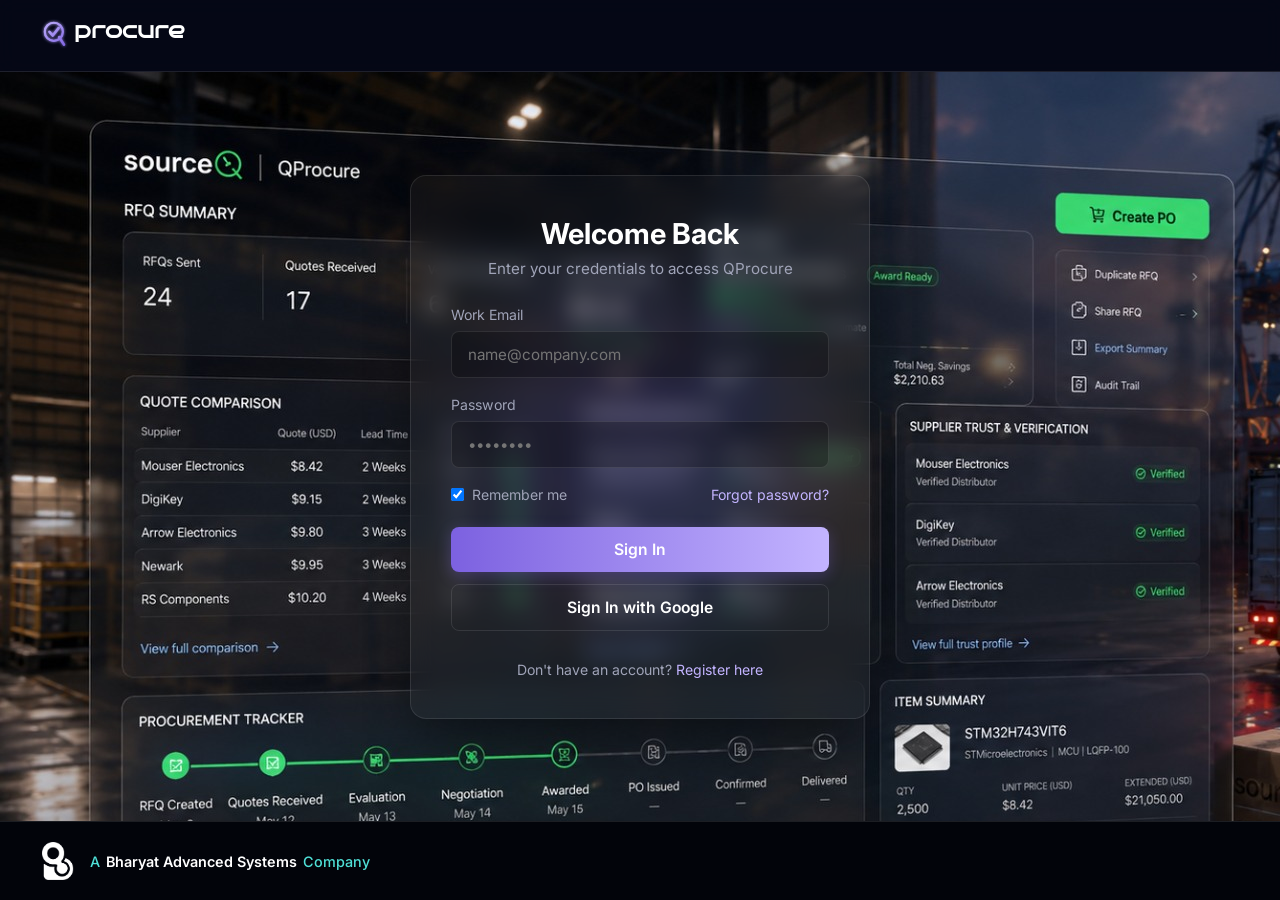
<file: demo.html>
<!DOCTYPE html>
<html lang="en">

<head>
    <meta charset="UTF-8">
    <meta name="viewport" content="width=device-width, initial-scale=1.0">
    <title>QProcure - Dynamic Portal</title>
    <link rel="preconnect" href="https://fonts.googleapis.com">
    <link rel="preconnect" href="https://fonts.gstatic.com" crossorigin>
    <link href="https://fonts.googleapis.com/css2?family=Inter:wght@400;500;600;700;800&display=swap" rel="stylesheet">
    <style>
        @import url('https://fonts.googleapis.com/css2?family=Bruno+Ace&display=swap');

        :root {
            --primary-bg: #050816;
            --card-bg: rgba(255, 255, 255, 0.03);
            --border-color: rgba(255, 255, 255, 0.1);
            --text-main: #ffffff;
            --text-muted: #a0a4b8;
            --accent-purple: #7C61E0;
            --accent-purple-light: #C3B4FF;
        }

        * {
            box-sizing: border-box;
            margin: 0;
            padding: 0;
            font-family: 'Inter', sans-serif;
        }

        body {
            background-color: var(--primary-bg);
            color: var(--text-main);
            display: flex;
            flex-direction: column;
            min-height: 100vh;
        }

        /* --- CLEANED HEADER STYLES --- */
        .site-header {
            padding: 20px 40px;
            border-bottom: 1px solid var(--border-color);
            background: rgba(5, 8, 22, 0.8);
            backdrop-filter: blur(10px);
            position: sticky;
            top: 0;
            z-index: 100;
        }

        .q-procure-nav-link {
            display: inline-flex !important;
            align-items: center !important;
            gap: 5px;
            font-weight: 700;
            font-size: clamp(15px, 1.7vw, 27px);
            color: #ffffff;
            position: relative;
            text-decoration: none;
            transition: 300ms cubic-bezier(.4, 0, .2, 1);
        }

        .q-procure-nav-link svg {
            margin-bottom: 0px !important;
            transform: translateY(1px);
        }

        .q-procure-nav-link:hover {
            color: #00D084 !important;
        }

        .q-procure-nav-link::after {
            content: "";
            position: absolute;
            left: 0;
            bottom: -8px;
            width: 100%;
            height: 2px;
            background: #00D084;
            transform: scaleX(0);
            transform-origin: center;
            transition: 300ms cubic-bezier(.4, 0, .2, 1);
        }

        .q-procure-nav-link:hover::after {
            transform: scaleX(1);
        }

        .q-procure-nav-link span {
            transform: translateY(-3px);


            font-family: "Bruno Ace", sans-serif;
            font-weight: 800;
            font-style: normal;

        }

        /* Animations for Procure Icon */
        @keyframes ringpulseProcureInline {
            0% {
                opacity: 0.9;
                transform: scale(0.75);
            }

            70% {
                opacity: 0;
            }

            100% {
                opacity: 0;
                transform: scale(1.35);
            }
        }

        @keyframes dashdrawProcureInline {
            0% {
                stroke-dashoffset: 24;
            }

            45% {
                stroke-dashoffset: 0;
            }

            75% {
                stroke-dashoffset: 0;
                opacity: 1;
            }

            90% {
                stroke-dashoffset: 0;
                opacity: 0;
            }

            100% {
                stroke-dashoffset: 24;
                opacity: 0;
            }
        }

        @keyframes tailglowProcureInline {

            0%,
            100% {
                opacity: 0.55;
            }

            50% {
                opacity: 1;
            }
        }

        .ring-pulse-procure {
            transform-origin: 16px 16px;
            animation: ringpulseProcureInline 2.6s ease-out infinite;
        }

        .check-draw-procure {
            stroke-dasharray: 24;
            animation: dashdrawProcureInline 3s ease-in-out infinite;
        }

        .tail-line-procure {
            animation: tailglowProcureInline 2s ease-in-out infinite;
        }

        /* --- REST OF THE STYLES --- */
        main {
            flex: 1;
            display: flex;
            justify-content: center;
            align-items: center;
            padding: 60px 20px;
            position: relative;
            overflow: hidden;
        }

        .bg-glow {
            position: absolute;
            width: 450px;
            height: 450px;
            background: radial-gradient(circle, rgba(124, 97, 224, 0.22) 0%, rgba(5, 8, 22, 0) 70%);
            top: 50%;
            left: 50%;
            transform: translate(-50%, -50%);
            z-index: 0;
        }

        .auth-container {
            position: relative;
            z-index: 1;
            width: 100%;
            max-width: 460px;
            background: var(--card-bg);
            border: 1px solid var(--border-color);
            border-radius: 16px;
            padding: 40px;
            backdrop-filter: blur(12px);
            box-shadow: 0 25px 50px -12px rgba(0, 0, 0, 0.5);
        }

        .auth-form {
            display: none;
            opacity: 0;
            transform: translateY(10px);
            transition: opacity 0.3s ease, transform 0.3s ease;
        }

        .auth-form.active {
            display: block;
            opacity: 1;
            transform: translateY(0);
        }

        .form-header {
            text-align: center;
            margin-bottom: 28px;
        }

        .form-header h1 {
            font-size: 1.8rem;
            margin-bottom: 8px;
        }

        .form-header p {
            color: var(--text-muted);
            font-size: 0.95rem;
        }

        .form-group {
            margin-bottom: 18px;
        }

        .form-group label {
            display: block;
            margin-bottom: 8px;
            font-size: 0.88rem;
            color: var(--text-muted);
        }

        .form-control {
            width: 100%;
            padding: 13px 16px;
            background: rgba(0, 0, 0, 0.25);
            border: 1px solid var(--border-color);
            border-radius: 8px;
            color: white;
            font-size: 0.95rem;
            transition: all 0.3s ease;
        }

        .form-control:focus {
            outline: none;
            border-color: var(--accent-purple);
            box-shadow: 0 0 0 3px rgba(124, 97, 224, 0.2);
        }

        .form-options {
            display: flex;
            justify-content: space-between;
            align-items: center;
            margin-bottom: 24px;
            font-size: 0.88rem;
        }

        .checkbox-label {
            display: flex;
            align-items: center;
            gap: 8px;
            color: var(--text-muted);
            cursor: pointer;
        }

        .link-btn {
            color: var(--accent-purple-light);
            text-decoration: none;
            background: none;
            border: none;
            font-size: 0.88rem;
            cursor: pointer;
            transition: color 0.3s;
        }

        .link-btn:hover {
            color: #fff;
            text-decoration: underline;
        }

        .btn {
            width: 100%;
            padding: 13px;
            border: none;
            border-radius: 8px;
            font-size: 0.98rem;
            font-weight: 600;
            cursor: pointer;
            transition: all 0.3s ease;
            margin-bottom: 12px;
        }

        .btn-primary {
            background: linear-gradient(90deg, var(--accent-purple), var(--accent-purple-light));
            color: white;
            box-shadow: 0 4px 15px rgba(124, 97, 224, 0.3);
        }

        .btn-primary:hover {
            opacity: 0.92;
            box-shadow: 0 6px 20px rgba(124, 97, 224, 0.5);
            transform: translateY(-1px);
        }

        .btn-outline {
            background: transparent;
            color: white;
            border: 1px solid var(--border-color);
        }

        .btn-outline:hover {
            background: rgba(255, 255, 255, 0.05);
            border-color: white;
        }

        .switch-text {
            text-align: center;
            color: var(--text-muted);
            font-size: 0.88rem;
            margin-top: 18px;
        }

        /* ===================================
           FIXED FOOTER STYLES
        =================================== */
        .site-footer {
            background: #02040a;
            padding: 20px 40px;
            border-top: 1px solid var(--border-color);
            display: flex;
            justify-content: flex-start;
            align-items: center;
        }

        .footer-logo-container {
            display: flex;
            align-items: center;
            gap: 12px;
        }

        .footer-logo {
            width: 38px;
            height: 38px;
            object-fit: contain;
        }

        .footer-company-info {
            display: flex;
            align-items: center;
            gap: 6px;
            flex-wrap: nowrap;
        }

        .footer-company-name,
        .footer-company-sub {
            font-size: 0.9rem;
            color: #4fe0d7;
            font-weight: 500;
        }

        .footer-company-sub {
            color: var(--text-main);
            font-weight: 600;
        }
    </style>
</head>

<body>

    <header class="site-header">
        <a href="./QProcure/QProcure_ui.html" class="q-procure-nav-link">
            <svg width="29" height="27" viewBox="0 0 34 40" style="overflow: visible;" filter="url(#glowPurpleNav)">
                <defs>
                    <linearGradient id="gradPurpleNav" x1="0" y1="0" x2="34" y2="40" gradientUnits="userSpaceOnUse">
                        <stop offset="0%" stop-color="#C3B4FF" />
                        <stop offset="100%" stop-color="#7C61E0" />
                    </linearGradient>
                    <filter id="glowPurpleNav" x="-60%" y="-60%" width="220%" height="220%">
                        <feGaussianBlur stdDeviation="1.4" result="b" />
                        <feMerge>
                            <feMergeNode in="b" />
                            <feMergeNode in="SourceGraphic" />
                        </feMerge>
                    </filter>
                </defs>
                <circle cx="16" cy="16" r="13.4" stroke="url(#gradPurpleNav)" stroke-width="3.3" fill="none"
                    opacity="0.9" />
                <circle class="ring-pulse-procure" cx="16" cy="16" r="13.4" stroke="url(#gradPurpleNav)"
                    stroke-width="2.4" fill="none" />
                <path class="check-draw-procure" d="M9.5 16 L14.5 21.5 L23 10.5" stroke="url(#gradPurpleNav)"
                    stroke-width="3.9" stroke-linecap="round" stroke-linejoin="round" fill="none" />
                <line class="tail-line-procure" x1="24" y1="24" x2="31" y2="35" stroke="url(#gradPurpleNav)"
                    stroke-width="3.9" stroke-linecap="round" />
            </svg>
            <span>procure</span>
        </a>
    </header>

    <main style="background-image: url(assets/images/qprocure.jpeg);">
        <div class="bg-glow"></div>
        <div class="auth-container">
            <!-- 1. LOGIN FORM -->
            <form id="loginForm" class="auth-form active" onsubmit="event.preventDefault(); handleAuth('login');">
                <div class="form-header">
                    <h1>Welcome Back</h1>
                    <p>Enter your credentials to access QProcure</p>
                </div>
                <div class="form-group">
                    <label for="loginEmail">Work Email</label>
                    <input type="email" id="loginEmail" name="email" class="form-control" placeholder="name@company.com"
                        required>
                </div>
                <div class="form-group">
                    <label for="loginPassword">Password</label>
                    <input type="password" id="loginPassword" name="password" class="form-control"
                        placeholder="••••••••" required>
                </div>
                <div class="form-options">
                    <label class="checkbox-label">
                        <input type="checkbox" name="remember" checked> Remember me
                    </label>
                    <button type="button" class="link-btn" onclick="switchForm('forgotForm')">Forgot password?</button>
                </div>
                <button type="submit" class="btn btn-primary">Sign In</button>
                <button type="button" class="btn btn-outline">Sign In with Google</button>
                <div class="switch-text">
                    Don't have an account? <button type="button" class="link-btn"
                        onclick="switchForm('registerForm')">Register here</button>
                </div>
            </form>

            <!-- 2. REGISTER FORM -->
            <form id="registerForm" class="auth-form" onsubmit="event.preventDefault(); handleAuth('register');">
                <div class="form-header">
                    <h1>Create Account</h1>
                    <p>Start managing components with QProcure</p>
                </div>
                <div class="form-group">
                    <label for="regName">Full Name</label>
                    <input type="text" id="regName" name="fullName" class="form-control" placeholder="John Doe"
                        required>
                </div>
                <div class="form-group">
                    <label for="regEmail">Work Email</label>
                    <input type="email" id="regEmail" name="email" class="form-control" placeholder="name@company.com"
                        required>
                </div>
                <div class="form-group">
                    <label for="regPassword">Password</label>
                    <input type="password" id="regPassword" name="password" class="form-control"
                        placeholder="At least 8 characters" required>
                </div>
                <button type="submit" class="btn btn-primary">Create Account</button>
                <div class="switch-text">
                    Already have an account? <button type="button" class="link-btn"
                        onclick="switchForm('loginForm')">Sign In</button>
                </div>
            </form>

            <!-- 3. FORGOT PASSWORD FORM -->
            <form id="forgotForm" class="auth-form" onsubmit="event.preventDefault(); handleAuth('forgot');">
                <div class="form-header">
                    <h1>Reset Password</h1>
                    <p>Enter your email address to receive reset instructions</p>
                </div>
                <div class="form-group">
                    <label for="resetEmail">Work Email</label>
                    <input type="email" id="resetEmail" name="email" class="form-control" placeholder="name@company.com"
                        required>
                </div>
                <button type="submit" class="btn btn-primary">Send Reset Link</button>
                <div class="switch-text">
                    Remembered your password? <button type="button" class="link-btn"
                        onclick="switchForm('loginForm')">Back to Sign In</button>
                </div>
            </form>
        </div>
    </main>

    <footer class="site-footer">
        <div class="footer-logo-container">
            <img src="./images/logo.png" alt="BharYat Logo" class="footer-logo">
            <div class="footer-company-info">
                <span class="footer-company-name">A</span>
                <span class="footer-company-sub">Bharyat Advanced Systems</span>
                <span class="footer-company-name">Company</span>
            </div>
        </div>
    </footer>

    <script>
        function switchForm(formId) {
            const forms = document.querySelectorAll('.auth-form');
            forms.forEach(form => form.classList.remove('active'));
            const targetForm = document.getElementById(formId);
            if (targetForm) targetForm.classList.add('active');
        }

        // Backend Integration Placeholder Function
        function handleAuth(type) {
            let formData = {};
            if (type === 'login') {
                formData = {
                    email: document.getElementById('loginEmail').value,
                    password: document.getElementById('loginPassword').value
                };
                console.log("Submitting Login Data:", formData);
                // Yahan aap fetch() ya axios se backend API call kar sakte hain
            } else if (type === 'register') {
                formData = {
                    fullName: document.getElementById('regName').value,
                    email: document.getElementById('regEmail').value,
                    password: document.getElementById('regPassword').value
                };
                console.log("Submitting Register Data:", formData);
            } else if (type === 'forgot') {
                formData = {
                    email: document.getElementById('resetEmail').value
                };
                console.log("Submitting Password Reset:", formData);
            }
        }
    </script>
</body>

</html>
</file>
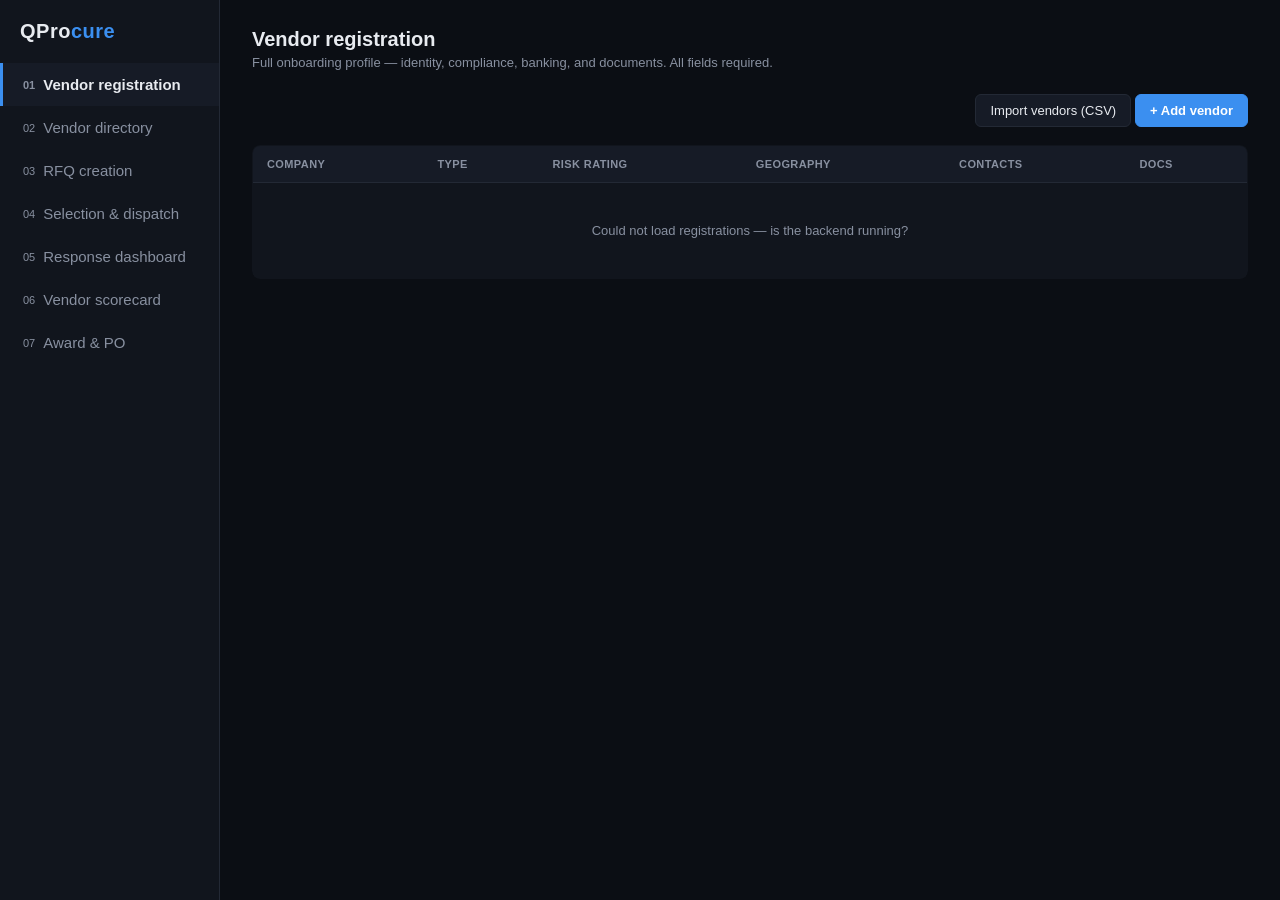
<file: QProcure/QProcure_ui.html>
<!DOCTYPE html>
<html lang="en">
<head>
<meta charset="UTF-8">
<meta name="viewport" content="width=device-width, initial-scale=1.0">
<title>QProcure</title>
<style>
  :root {
    --bg: #0b0e14;
    --panel: #11151d;
    --panel-2: #161b26;
    --border: #232935;
    --text: #e8ebf0;
    --muted: #8890a0;
    --primary: #3b8ff0;
    --accent: #00e68a;
    --warn: #f0b93b;
    --danger: #f0553b;
  }
  * { box-sizing: border-box; margin: 0; padding: 0; }
  body {
    background: var(--bg);
    color: var(--text);
    font-family: -apple-system, BlinkMacSystemFont, 'Segoe UI', Helvetica, Arial, sans-serif;
    font-size: 14px;
  }
  .app { display: flex; min-height: 100vh; }

  /* ---------- Sidebar ---------- */
  .sidebar {
    width: 220px; flex-shrink: 0; background: var(--panel);
    border-right: 1px solid var(--border); padding: 20px 0;
  }
  .brand { padding: 0 20px 20px; font-size: 20px; font-weight: 700; letter-spacing: 0.5px; }
  .brand span { color: var(--primary); }
  .nav-item {
    padding: 13px 20px; font-size: 15px; color: var(--muted); cursor: pointer;
    border-left: 3px solid transparent; display: flex; align-items: center; gap: 8px;
  }
  .nav-item:hover { color: var(--text); background: var(--panel-2); }
  .nav-item.active { color: var(--text); border-left-color: var(--primary); background: var(--panel-2); font-weight: 600; }
  .nav-num { font-size: 11px; color: var(--muted); }

  /* ---------- Main ---------- */
  .main { flex: 1; padding: 28px 32px; max-width: 1200px; }
  .page-title { font-size: 20px; font-weight: 700; margin-bottom: 4px; }
  .page-sub { font-size: 13px; color: var(--muted); margin-bottom: 24px; }

  .screen { display: none; }
  .screen.active { display: block; }

  /* ---------- Reusable bits ---------- */
  .toolbar { display: flex; justify-content: space-between; align-items: center; margin-bottom: 18px; gap: 10px; flex-wrap: wrap; }
  .btn {
    display: inline-flex; align-items: center; gap: 6px; border: 1px solid var(--border);
    background: var(--panel-2); color: var(--text); padding: 8px 14px; border-radius: 6px;
    font-size: 13px; cursor: pointer; transition: all .15s;
  }
  .btn:hover { border-color: var(--primary); }
  .btn-primary { background: var(--primary); border-color: var(--primary); color: #fff; font-weight: 600; }
  .btn-primary:hover { filter: brightness(1.1); }
  .btn-accent { background: var(--accent); border-color: var(--accent); color: #06251a; font-weight: 600; }
  .btn-ghost { background: transparent; }
  .btn-sm { padding: 5px 10px; font-size: 12px; }
  input, select, textarea {
    background: var(--panel-2); border: 1px solid var(--border); color: var(--text);
    padding: 8px 12px; border-radius: 6px; font-size: 13px;
  }
  input::placeholder { color: var(--muted); }

  .stat-grid { display: grid; grid-template-columns: repeat(4, 1fr); gap: 12px; margin-bottom: 20px; }
  .stat-tile { background: var(--panel); border: 1px solid var(--border); border-radius: 8px; padding: 16px; }
  .stat-tile .num { font-size: 24px; font-weight: 700; }
  .stat-tile .lbl { font-size: 11px; color: var(--muted); margin-top: 4px; text-transform: uppercase; letter-spacing: 0.4px; }

  table { width: 100%; border-collapse: collapse; background: var(--panel); border: 1px solid var(--border); border-radius: 8px; overflow: hidden; }
  th, td { padding: 12px 14px; text-align: left; font-size: 13px; border-bottom: 1px solid var(--border); }
  th { color: var(--muted); font-weight: 600; font-size: 11px; text-transform: uppercase; letter-spacing: 0.4px; background: var(--panel-2); }
  tr:last-child td { border-bottom: none; }
  tr:hover td { background: var(--panel-2); }

  .avatar {
    width: 26px; height: 26px; border-radius: 50%; background: var(--panel-2);
    border: 1px solid var(--border); display: inline-flex; align-items: center; justify-content: center;
    font-size: 10px; font-weight: 700; margin-right: 8px; color: var(--primary);
  }
  .pill { display: inline-block; padding: 2px 10px; border-radius: 10px; font-size: 11px; font-weight: 600; }
  .pill-a { background: rgba(0,230,138,0.15); color: var(--accent); }
  .pill-b { background: rgba(240,185,59,0.15); color: var(--warn); }
  .pill-c { background: rgba(240,85,59,0.15); color: var(--danger); }
  .pill-d { background: rgba(136,144,160,0.2); color: var(--muted); }

  .card { background: var(--panel); border: 1px solid var(--border); border-radius: 8px; padding: 18px; margin-bottom: 16px; }
  .card-title { font-size: 13px; font-weight: 700; margin-bottom: 12px; color: var(--muted); text-transform: uppercase; letter-spacing: 0.4px; }

  .form-row { display: grid; grid-template-columns: 1fr 1fr; gap: 12px; margin-bottom: 12px; }
  .form-row label { display: block; font-size: 12px; color: var(--muted); margin-bottom: 6px; }
  .form-row input, .form-row select { width: 100%; }

  .line-item { display: grid; grid-template-columns: 2fr 1fr 1fr auto; gap: 10px; margin-bottom: 8px; align-items: center; }

  .checkbox-row { display: flex; align-items: center; gap: 10px; padding: 10px 12px; border: 1px solid var(--border); border-radius: 6px; margin-bottom: 8px; background: var(--panel-2); }
  .checkbox-row input[type=checkbox] { width: 16px; height: 16px; accent-color: var(--primary); }
  .vendor-name { font-weight: 600; flex: 1; }

  .filter-bar { display: flex; gap: 8px; margin-bottom: 16px; flex-wrap: wrap; }

  .badge-dot { width: 8px; height: 8px; border-radius: 50%; display: inline-block; margin-right: 6px; }
  .dot-green { background: var(--accent); }
  .dot-amber { background: var(--warn); }
  .dot-red { background: var(--danger); }
  .dot-muted { background: var(--muted); }

  .empty-state { text-align: center; padding: 40px; color: var(--muted); }

  .two-col { display: grid; grid-template-columns: 1fr 340px; gap: 18px; align-items: start; }

  .stars { color: var(--warn); letter-spacing: 2px; font-size: 13px; }

  .doc-check { display: flex; align-items: center; gap: 8px; padding: 8px 0; font-size: 13px; }
  .doc-check input { accent-color: var(--primary); }

  .toast {
    position: fixed; bottom: 20px; right: 20px; background: var(--panel-2);
    border: 1px solid var(--accent); border-radius: 8px; padding: 12px 18px;
    font-size: 13px; display: none; align-items: center; gap: 8px; z-index: 100;
  }
  .toast.show { display: flex; }

  /* ---------- Modal ---------- */
  .modal-overlay {
    display: none; position: fixed; inset: 0; background: rgba(0,0,0,0.6);
    align-items: center; justify-content: center; z-index: 200; padding: 16px;
  }
  .modal-overlay.show { display: flex; }
  .modal {
    background: var(--panel); border: 1px solid var(--border); border-radius: 10px;
    padding: 22px; width: 100%; max-width: 420px;
  }
  .modal-title { font-size: 16px; font-weight: 700; margin-bottom: 16px; }
  .modal label { display: block; font-size: 12px; color: var(--muted); margin: 12px 0 6px; }
  .modal input, .modal select { width: 100%; }
  .modal-actions { display: flex; gap: 8px; margin-top: 20px; }
  .modal-actions .btn { flex: 1; }

  /* ---------- Responsive ---------- */
  .table-wrap { overflow-x: auto; border-radius: 8px; }
  .tag-check {
    display: inline-flex; align-items: center; gap: 6px; padding: 6px 12px;
    border: 1px solid var(--border); border-radius: 16px; font-size: 12px;
    background: var(--panel-2); cursor: pointer;
  }
  .tag-check input { accent-color: var(--primary); }
  .contact-row {
    display: grid; grid-template-columns: 1.2fr 1fr 1.3fr 1fr 1fr 1fr auto;
    gap: 8px; margin-bottom: 8px; align-items: center;
  }
  .contact-row input, .contact-row select { width: 100%; }
  .tooltip-wrap { position: relative; display: inline-flex; }
  .tooltip-icon {
    width: 16px; height: 16px; border-radius: 50%; background: var(--panel-2);
    border: 1px solid var(--border); color: var(--muted); font-size: 11px;
    display: flex; align-items: center; justify-content: center; cursor: help;
  }
  .tooltip-box {
    display: none; position: absolute; top: 22px; left: 0; z-index: 20;
    background: var(--panel-2); border: 1px solid var(--border); border-radius: 6px;
    padding: 12px; width: 260px; font-size: 11px; line-height: 1.6; color: var(--text);
    font-weight: 400; box-shadow: 0 4px 14px rgba(0,0,0,0.4);
  }
  .tooltip-wrap:hover .tooltip-box, .tooltip-wrap:focus .tooltip-box { display: block; }
  @media (max-width: 900px) {
    .app { flex-direction: column; }
    .sidebar { width: 100%; padding: 12px 0; display: flex; overflow-x: auto; border-right: none; border-bottom: 1px solid var(--border); }
    .brand { display: none; }
    .nav-item { border-left: none; border-bottom: 3px solid transparent; white-space: nowrap; padding: 10px 14px; }
    .nav-item.active { border-left: none; border-bottom-color: var(--primary); }
    .main { padding: 18px 16px; max-width: 100%; }
    .stat-grid { grid-template-columns: repeat(2, 1fr); }
    .two-col { grid-template-columns: 1fr; }
    .form-row { grid-template-columns: 1fr; }
    .contact-row { grid-template-columns: 1fr; }
  }
  @media (max-width: 480px) {
    .stat-grid { grid-template-columns: 1fr 1fr; gap: 8px; }
    .stat-tile { padding: 12px; }
    .stat-tile .num { font-size: 18px; }
    .toolbar { flex-direction: column; align-items: stretch; }
    .filter-bar { flex-direction: column; }
    .filter-bar input, .filter-bar select { width: 100%; }
    .line-item { grid-template-columns: 1fr; }
  }
</style>
</head>
<body>

<div class="app">

  <!-- ================= SIDEBAR ================= -->
  <div class="sidebar">
    <div class="brand">QPro<span>cure</span></div>
    <div class="nav-item active" data-screen="vendor-registration"><span class="nav-num">01</span> Vendor registration</div>
    <div class="nav-item" data-screen="vendor-directory"><span class="nav-num">02</span> Vendor directory</div>
    <div class="nav-item" data-screen="rfq-create"><span class="nav-num">03</span> RFQ creation</div>
    <div class="nav-item" data-screen="rfq-dispatch"><span class="nav-num">04</span> Selection &amp; dispatch</div>
    <div class="nav-item" data-screen="rfq-dashboard"><span class="nav-num">05</span> Response dashboard</div>
    <div class="nav-item" data-screen="vendor-scorecard"><span class="nav-num">06</span> Vendor scorecard</div>
    <div class="nav-item" data-screen="award"><span class="nav-num">07</span> Award &amp; PO</div>
  </div>

  <!-- ================= MAIN ================= -->
  <div class="main">

    <!-- ============ 1. VENDOR DIRECTORY ============ -->
    <div class="screen" id="vendor-directory">
      <div class="page-title">Vendor directory</div>
      <div class="page-sub">All vendors across in-house, authorized distributor, and independent/broker tiers.</div>

      <div class="toolbar">
        <div class="filter-bar">
          <input type="text" placeholder="Search vendors..." id="vendorSearch">
          <select><option>Category</option></select>
          <select><option>Region</option></select>
          <select><option>Rating</option></select>
        </div>
      </div>

      <div class="stat-grid">
        <div class="stat-tile"><div class="num" id="statTotalVendors">-</div><div class="lbl">Total vendors</div></div>
        <div class="stat-tile"><div class="num" id="statRatedA">-</div><div class="lbl">Rated A</div></div>
        <div class="stat-tile"><div class="num" id="statPending">-</div><div class="lbl">Pending verification</div></div>
        <div class="stat-tile"><div class="num" id="statCategories">-</div><div class="lbl">Categories</div></div>
      </div>

      <div class="table-wrap">
      <table>
        <thead>
          <tr><th>Vendor</th><th>Category</th><th>Region</th><th>Rating</th><th>Email</th><th></th></tr>
        </thead>
        <tbody id="vendorTableBody">
          <tr><td colspan="6" class="empty-state">Loading vendors...</td></tr>
        </tbody>
      </table>
      </div>
    </div>

    <!-- ============ 2. RFQ CREATION ============ -->
    <div class="screen" id="rfq-create">
      <div class="page-title">Create RFQ</div>
      <div class="page-sub">Add line items, choose a template, save as draft or move to vendor selection.</div>

      <div class="card">
        <div class="card-title">RFQ details</div>
        <div class="form-row">
          <div><label>RFQ number</label><input type="text" id="rfqNumber" placeholder="RFQ-1042"></div>
          <div><label>Title</label><input type="text" id="rfqTitle" placeholder="Q3 component sourcing"></div>
        </div>
        <div class="form-row">
          <div>
            <label>Template</label>
            <select id="rfqTemplate">
              <option value="standard_component_rfq">Standard component RFQ</option>
            </select>
          </div>
          <div><label>Created by</label><input type="text" id="rfqCreatedBy" placeholder="Arpita"></div>
        </div>
      </div>

      <div class="card">
        <div class="card-title">Line items</div>
        <div id="lineItems">
          <div class="line-item">
            <input type="text" placeholder="Part number" class="li-part">
            <input type="number" placeholder="Qty" class="li-qty">
            <input type="number" placeholder="Target price" class="li-price">
            <button class="btn btn-sm" onclick="this.parentElement.remove()">✕</button>
          </div>
        </div>
        <button class="btn btn-sm" onclick="addLineItem()">+ Add line</button>
      </div>

      <button class="btn btn-primary" onclick="createRFQ()">Save RFQ &amp; continue to vendor selection →</button>
    </div>

    <!-- ============ 3. VENDOR SELECTION & DISPATCH ============ -->
    <div class="screen" id="rfq-dispatch">
      <div class="page-title">Vendor selection &amp; dispatch</div>
      <div class="page-sub">Pick vendors for this RFQ. Email only — WhatsApp channel not enabled yet.</div>

      <div class="two-col">
        <div>
          <div class="filter-bar">
            <select><option>Tier: All</option><option>In-house</option><option>Authorized distributor</option><option>Independent / broker</option></select>
            <select><option>Category</option></select>
            <select><option>Responded in last 30 days</option></select>
          </div>
          <div class="table-wrap">
          <table>
            <thead><tr><th></th><th>Vendor</th><th>Rating</th><th>Channel</th></tr></thead>
            <tbody id="dispatchVendorBody">
              <tr><td colspan="4" class="empty-state">Loading vendors...</td></tr>
            </tbody>
          </table>
          </div>
        </div>
        <div class="card">
          <div class="card-title">Message preview</div>
          <div style="font-size:12px; color:var(--muted); line-height:1.6; margin-bottom:14px;">
            Dear [vendor], please quote for the components under this RFQ. Kindly reply with price, MOQ, and lead time at the earliest.
          </div>
          <div style="font-size:12px; color:var(--muted); margin-bottom:8px;">RFQ: <span id="dispatchRfqLabel">— select RFQ —</span></div>
          <div style="font-size:12px; color:var(--muted); margin-bottom:14px;">Selected vendors: <span id="selectedCount">0</span></div>
          <button class="btn btn-accent" style="width:100%;" onclick="dispatchRFQ()">Send RFQ →</button>
        </div>
      </div>
    </div>

    <!-- ============ 4. RESPONSE DASHBOARD ============ -->
    <div class="screen" id="rfq-dashboard">
      <div class="page-title">RFQ response dashboard</div>
      <div class="page-sub">No manual reading required — replies are parsed automatically from the inbox.</div>

      <div class="toolbar">
        <select id="dashboardRfqSelect"><option>Select RFQ...</option></select>
        <button class="btn" onclick="pollInbox()">↻ Check inbox now</button>
      </div>

      <div class="stat-grid" style="grid-template-columns: repeat(3, 1fr);">
        <div class="stat-tile"><div class="num" id="statResponded">-</div><div class="lbl">Vendors responded</div></div>
        <div class="stat-tile"><div class="num" id="statBestPrice">-</div><div class="lbl">Best price</div></div>
        <div class="stat-tile"><div class="num" id="statNeedsReview">-</div><div class="lbl">Needs manual review</div></div>
      </div>

      <div class="table-wrap">
      <table>
        <thead><tr><th>Vendor</th><th>Rating</th><th>Price</th><th>MOQ</th><th>Lead time</th><th>Status</th><th></th></tr></thead>
        <tbody id="dashboardBody">
          <tr><td colspan="7" class="empty-state">Select an RFQ to view responses</td></tr>
        </tbody>
      </table>
      </div>
    </div>

    <!-- ============ 5. VENDOR SCORECARD ============ -->
    <div class="screen" id="vendor-scorecard">
      <div class="page-title">Vendor scorecard</div>
      <div class="page-sub">Auto-computed rating from response history, delivery, and pricing.</div>

      <div class="toolbar">
        <select id="scorecardVendorSelect"><option>Select vendor...</option></select>
      </div>

      <div class="two-col">
        <div class="card">
          <div class="card-title">Quote history</div>
          <table>
            <thead><tr><th>RFQ</th><th>Price</th><th>MOQ</th><th>Lead time</th></tr></thead>
            <tbody id="scorecardHistoryBody">
              <tr><td colspan="4" class="empty-state">Select a vendor</td></tr>
            </tbody>
          </table>
        </div>
        <div class="card">
          <div class="card-title">Scores</div>
          <div id="scorecardScores" style="font-size:13px; color:var(--muted);">Select a vendor to see scores.</div>
        </div>
      </div>
    </div>

    <!-- ============ 6. AWARD & PO CONVERSION ============ -->
    <div class="screen" id="award">
      <div class="page-title">Award &amp; PO conversion</div>
      <div class="page-sub">Confirm the winning vendor, justify the decision, and generate the PO.</div>

      <div class="card">
        <div class="card-title">Award decision</div>
        <div class="form-row">
          <div><label>RFQ</label><select id="awardRfqSelect"><option>Select RFQ...</option></select></div>
          <div><label>Winning vendor</label><select id="awardVendorSelect"><option>Select vendor...</option></select></div>
        </div>
        <div class="form-row">
          <div>
            <label>Justification</label>
            <select id="awardJustification">
              <option value="lowest_price">Lowest price</option>
              <option value="best_rating">Best rating</option>
              <option value="fastest_lead_time">Fastest lead time</option>
            </select>
          </div>
          <div><label>PO number</label><input type="text" id="awardPoNumber" placeholder="PO-2026-0113"></div>
        </div>
        <label style="display:block; margin-bottom:6px;">Note</label>
        <input type="text" id="awardNote" placeholder="Optional note on why this vendor was selected" style="width:100%; margin-bottom:16px;">

        <div class="card-title" style="margin-top:6px;">Required documents</div>
        <label class="doc-check"><input type="checkbox" value="Certificate of origin" checked> Certificate of origin</label>
        <label class="doc-check"><input type="checkbox" value="RoHS declaration" checked> RoHS declaration</label>
        <label class="doc-check"><input type="checkbox" value="Counterfeit report"> Counterfeit avoidance report</label>

        <div style="margin-top:18px;" id="awardActionRow">
          <button class="btn btn-primary" onclick="createAward()">Confirm award →</button>
        </div>
      </div>

      <div class="card hidden-view" id="poPreviewCard" style="display:none;">
        <div class="card-title">PO preview</div>
        <div id="poPreviewBody" style="font-size:13px; line-height:1.9;"></div>

        <div class="table-wrap" style="margin-top:14px;">
        <table>
          <thead><tr><th>Part</th><th>Qty</th><th>Target price</th><th>Quoted price</th></tr></thead>
          <tbody id="poPreviewLines"></tbody>
        </table>
        </div>

        <div id="poPreviewDocs" style="margin-top:14px; font-size:13px;"></div>

        <div style="margin-top:18px;">
          <button class="btn btn-accent" onclick="sendPO()" id="sendPoBtn">Send PO to vendor →</button>
        </div>
      </div>
    </div>

    <!-- ============ 7. VENDOR REGISTRATION ============ -->
    <div class="screen active" id="vendor-registration">
      <div class="page-title">Vendor registration</div>
      <div class="page-sub">Full onboarding profile — identity, compliance, banking, and documents. All fields required.</div>

      <div class="toolbar" id="vendorRegToolbar">
        <div></div>
        <div>
          <button class="btn" onclick="showVendorRegImport()">Import vendors (CSV)</button>
          <button class="btn btn-primary" onclick="showVendorRegForm()">+ Add vendor</button>
        </div>
      </div>

      <!-- ---- List view ---- -->
      <div id="vendorRegListView">
        <div class="table-wrap">
        <table>
          <thead><tr><th>Company</th><th>Type</th><th>Risk rating</th><th>Geography</th><th>Contacts</th><th>Docs</th></tr></thead>
          <tbody id="vendorRegListBody">
            <tr><td colspan="6" class="empty-state">Loading registered vendors...</td></tr>
          </tbody>
        </table>
        </div>
      </div>

      <!-- ---- Import CSV view ---- -->
      <div id="vendorRegImportView" class="hidden-view" style="display:none;">
        <div class="card">
          <div class="card-title">Import vendors from CSV</div>
          <p style="font-size:12px; color:var(--muted); margin-bottom:14px; line-height:1.6;">
            Quick bulk import for directory-only entries (name, email, category, region, rating).
            This does <strong>not</strong> capture compliance, banking, or documents — use "+ Add vendor"
            for a full registration with all required fields. CSV columns: <code>name,email,category,region,rating</code>
          </p>
          <input type="file" id="csvImportFile" accept=".csv">
          <div style="margin-top:14px;">
            <button class="btn btn-ghost" onclick="hideVendorRegPanels()">Cancel</button>
            <button class="btn btn-primary" onclick="importVendorsCSV()">Import</button>
          </div>
        </div>
      </div>

      <!-- ---- Full registration form ---- -->
      <div id="vendorRegFormView" class="hidden-view" style="display:none;">

        <div class="card">
          <div class="card-title">Vendor identity</div>
          <div class="form-row">
            <div><label>Company name *</label><input type="text" id="reg_company_name" required></div>
            <div><label>Email *</label><input type="text" id="reg_email" required></div>
          </div>
          <div class="form-row">
            <div><label>Country *</label><input type="text" id="reg_country" required></div>
            <div><label>Location / city *</label><input type="text" id="reg_location" required></div>
          </div>
          <div class="form-row">
            <div><label>Website *</label><input type="text" id="reg_website" required></div>
            <div><label>Year established *</label><input type="number" id="reg_year_established" required></div>
          </div>
          <label>Vendor type *</label>
          <select id="reg_vendor_type" required>
            <option value="">Select...</option>
            <option>Manufacturer</option>
            <option>Authorized Distributor</option>
            <option>Franchise</option>
            <option>Independent Distributor</option>
            <option>Broker</option>
            <option>Excess Inventory</option>
          </select>
        </div>

        <div class="card">
          <div class="card-title">Component tags &amp; brands</div>
          <label>Component tags (select all that apply) *</label>
          <div id="reg_component_tags" style="display:flex; flex-wrap:wrap; gap:8px; margin-bottom:14px;"></div>
          <label>Brands / line card (comma separated) *</label>
          <div style="display:flex; gap:8px; align-items:center;">
            <input type="text" id="reg_brands_line_card" placeholder="Texas Instruments, STMicroelectronics..." required style="flex:1;">
            <label class="btn btn-sm" style="cursor:pointer; white-space:nowrap;" title="Attach line card document (optional)">
              📎 Attach
              <input type="file" id="reg_line_card_file" style="display:none;">
            </label>
          </div>
          <div id="lineCardFileName" style="font-size:11px; color:var(--muted); margin-top:6px;"></div>
        </div>

        <div class="card">
          <div class="card-title">Key contacts</div>
          <div id="reg_contacts_list"></div>
          <button class="btn btn-sm" onclick="addContactRow()">+ Add contact</button>
        </div>

        <div class="card">
          <div class="card-title">Compliance</div>
          <div class="form-row">
            <div><label>Company registration number *</label><input type="text" id="reg_company_registration_number" required></div>
            <div><label>GST / VAT *</label><input type="text" id="reg_gst_vat" required></div>
          </div>
          <label>Quality certificates *</label>
          <input type="text" id="reg_quality_certificates" placeholder="e.g. ISO 9001, AS9120" required>
          <div class="form-row" style="margin-top:12px;">
            <div><label>ISO certified? *</label><select id="reg_iso_certified" required><option value="">Select...</option><option>Y</option><option>N</option></select></div>
            <div><label>References *</label><input type="text" id="reg_references_info" required></div>
          </div>
        </div>

        <div class="card">
          <div class="card-title" style="display:flex; align-items:center; gap:6px;">
            Commercial
            <span class="tooltip-wrap" tabindex="0">
              <span class="tooltip-icon">?</span>
              <span class="tooltip-box">
                <strong>Payment terms:</strong> e.g. 30% advance, 70% on delivery.<br>
                <strong>Credit terms:</strong> e.g. Net 30, Net 60 days.<br>
                <strong>MOQ:</strong> minimum order quantity vendor accepts.<br>
                <strong>Freight terms:</strong> e.g. FOB, CIF, EXW.<br>
                <strong>Warranty:</strong> standard warranty offered on parts.<br>
                <strong>Accepted currencies:</strong> e.g. USD, INR, EUR.
              </span>
            </span>
          </div>
          <div class="form-row">
            <div><label>Payment terms *</label><input type="text" id="reg_payment_terms" required></div>
            <div><label>Credit terms *</label><input type="text" id="reg_credit_terms" required></div>
          </div>
          <div class="form-row">
            <div><label>MOQ *</label><input type="number" id="reg_moq" required></div>
            <div><label>Freight terms *</label><input type="text" id="reg_freight_terms" required></div>
          </div>
          <div class="form-row">
            <div><label>Warranty *</label><input type="text" id="reg_warranty" required></div>
            <div><label>Accepted currencies *</label><input type="text" id="reg_accepted_currencies" placeholder="USD, INR..." required></div>
          </div>
        </div>

        <div class="card">
          <div class="card-title">Banking / payment details</div>
          <div class="form-row">
            <div><label>Bank name *</label><input type="text" id="reg_bank_name" required></div>
            <div><label>Account number *</label><input type="text" id="reg_account_number" required></div>
          </div>
          <div class="form-row">
            <div><label>SWIFT / IFSC *</label><input type="text" id="reg_swift_ifsc" required></div>
            <div><label>Billing currency *</label><input type="text" id="reg_billing_currency" required></div>
          </div>
        </div>

        <div class="card">
          <div class="card-title">Market capability *</div>
          <div id="reg_market_capability" style="display:flex; flex-wrap:wrap; gap:8px; margin-bottom:16px;"></div>
          <div class="card-title">Geography *</div>
          <div id="reg_geography" style="display:flex; flex-wrap:wrap; gap:8px;"></div>
        </div>

        <div class="card">
          <div class="card-title">Compliance risk rating *</div>
          <select id="reg_compliance_risk_rating" required>
            <option value="">Select...</option>
            <option>Preferred</option><option>Approved</option><option>Conditional</option>
            <option>High Risk</option><option>Do Not Use</option>
          </select>
          <label style="margin-top:14px;">Notes</label>
          <textarea id="reg_compliance_notes" rows="3" placeholder="Any additional context on this vendor's risk rating..."></textarea>
        </div>

        <div class="card">
          <div class="card-title">Onboarding documents (all required)</div>
          <label>Company profile PPT *</label>
          <input type="file" id="doc_company_profile_ppt" required>
          <label style="margin-top:12px;">Certificate of incorporation *</label>
          <input type="file" id="doc_certificate_of_incorporation" required>
          <label style="margin-top:12px;">ISO / quality certificate *</label>
          <input type="file" id="doc_iso_quality_certificate" required>
          <label style="margin-top:12px;">RoHS / REACH declaration *</label>
          <input type="file" id="doc_rohs_reach_declaration" required>
          <label style="margin-top:12px;">Insurance certificate *</label>
          <input type="file" id="doc_insurance_certificate" required>
        </div>

        <div style="margin: 8px 0 30px;">
          <button class="btn btn-ghost" onclick="hideVendorRegPanels()">Cancel</button>
          <button class="btn btn-primary" onclick="submitVendorRegistration()">Submit registration →</button>
        </div>
      </div>
    </div>

  </div>
</div>

<div class="toast" id="toast"></div>

<script>
const API_BASE = "http://localhost:8002";

let state = {
  vendors: [],
  rfqs: [],
  selectedDispatchVendors: new Set(),
  currentRfqId: null,
  currentAwardResponseId: null,
};

// ---------- Nav ----------
document.querySelectorAll(".nav-item").forEach(item => {
  item.addEventListener("click", () => {
    document.querySelectorAll(".nav-item").forEach(i => i.classList.remove("active"));
    document.querySelectorAll(".screen").forEach(s => s.classList.remove("active"));
    item.classList.add("active");
    document.getElementById(item.dataset.screen).classList.add("active");
  });
});

function showToast(msg) {
  const t = document.getElementById("toast");
  t.textContent = msg;
  t.classList.add("show");
  setTimeout(() => t.classList.remove("show"), 3000);
}

async function api(path, options = {}) {
  const res = await fetch(API_BASE + path, {
    headers: { "Content-Type": "application/json" },
    ...options,
  });
  if (!res.ok) throw new Error(await res.text());
  return res.json();
}

// ---------- Module 1: Vendor directory ----------
async function loadVendors() {
  try {
    const vendors = await api("/vendors");
    state.vendors = vendors;
    renderVendorTable(vendors);
    populateVendorDropdowns(vendors);

    document.getElementById("statTotalVendors").textContent = vendors.length;
    document.getElementById("statRatedA").textContent = vendors.filter(v => v.rating === "A").length;
    document.getElementById("statPending").textContent = "0";
    document.getElementById("statCategories").textContent = new Set(vendors.map(v => v.category).filter(Boolean)).size;
  } catch (e) {
    document.getElementById("vendorTableBody").innerHTML =
      `<tr><td colspan="6" class="empty-state">Could not load vendors — is the backend running on ${API_BASE}?</td></tr>`;
  }
}

function renderVendorTable(vendors) {
  const body = document.getElementById("vendorTableBody");
  if (!vendors.length) {
    body.innerHTML = `<tr><td colspan="6" class="empty-state">No vendors yet. Click "+ Add vendor" to create one.</td></tr>`;
    return;
  }
  body.innerHTML = vendors.map(v => `
    <tr>
      <td><span class="avatar">${initials(v.name)}</span>${v.name}</td>
      <td>${v.category || "—"}</td>
      <td>${v.region || "—"}</td>
      <td><span class="pill pill-${v.rating.toLowerCase()}">${v.rating}</span></td>
      <td>${v.email}</td>
      <td><button class="btn btn-sm" onclick="deleteVendor('${v.id}')">Delete</button></td>
    </tr>
  `).join("");
}

function initials(name) {
  return name.split(" ").map(w => w[0]).slice(0, 2).join("").toUpperCase();
}



function deleteVendor(id) {
  if (!confirm("Delete this vendor?")) return;
  api(`/vendors/${id}`, { method: "DELETE" })
    .then(() => { showToast("Vendor deleted"); loadVendors(); })
    .catch(() => showToast("Failed to delete vendor"));
}

// ---------- Module 2: RFQ creation ----------
function addLineItem() {
  const div = document.createElement("div");
  div.className = "line-item";
  div.innerHTML = `
    <input type="text" placeholder="Part number" class="li-part">
    <input type="number" placeholder="Qty" class="li-qty">
    <input type="number" placeholder="Target price" class="li-price">
    <button class="btn btn-sm" onclick="this.parentElement.remove()">✕</button>
  `;
  document.getElementById("lineItems").appendChild(div);
}

async function createRFQ() {
  const rfq_number = document.getElementById("rfqNumber").value.trim();
  const title = document.getElementById("rfqTitle").value.trim();
  const template = document.getElementById("rfqTemplate").value;
  const created_by = document.getElementById("rfqCreatedBy").value.trim();

  if (!rfq_number) { showToast("RFQ number is required"); return; }

  const lines = Array.from(document.querySelectorAll("#lineItems .line-item")).map(row => ({
    part_number: row.querySelector(".li-part").value.trim(),
    qty: parseInt(row.querySelector(".li-qty").value) || 0,
    target_price: parseFloat(row.querySelector(".li-price").value) || null,
  })).filter(l => l.part_number);

  try {
    const rfq = await api("/rfq", { method: "POST", body: JSON.stringify({ rfq_number, title, template, created_by, lines }) });
    showToast(`RFQ ${rfq.rfq_number} created`);
    state.currentRfqId = rfq.id;
    await loadRFQs();
    document.querySelector('[data-screen="rfq-dispatch"]').click();
    document.getElementById("dispatchRfqLabel").textContent = rfq.rfq_number;
  } catch (e) {
    showToast("Failed to create RFQ");
  }
}

async function loadRFQs() {
  try {
    state.rfqs = await api("/rfq");
    populateRfqDropdowns(state.rfqs);
  } catch (e) { /* backend not up yet */ }
}

function populateRfqDropdowns(rfqs) {
  const options = rfqs.map(r => `<option value="${r.id}">${r.rfq_number} — ${r.title || ""}</option>`).join("");
  document.getElementById("dashboardRfqSelect").innerHTML = `<option value="">Select RFQ...</option>` + options;
  document.getElementById("awardRfqSelect").innerHTML = `<option value="">Select RFQ...</option>` + options;
}

function populateVendorDropdowns(vendors) {
  const options = vendors.map(v => `<option value="${v.id}">${v.name}</option>`).join("");
  document.getElementById("scorecardVendorSelect").innerHTML = `<option value="">Select vendor...</option>` + options;
  document.getElementById("awardVendorSelect").innerHTML = `<option value="">Select vendor...</option>` + options;
  renderDispatchVendors(vendors);
}

// ---------- Module 3: Selection & dispatch ----------
function renderDispatchVendors(vendors) {
  const body = document.getElementById("dispatchVendorBody");
  if (!vendors.length) {
    body.innerHTML = `<tr><td colspan="4" class="empty-state">No vendors yet</td></tr>`;
    return;
  }
  body.innerHTML = vendors.map(v => `
    <tr>
      <td><input type="checkbox" onchange="toggleDispatchVendor('${v.id}', this.checked)"></td>
      <td><span class="avatar">${initials(v.name)}</span>${v.name}</td>
      <td><span class="pill pill-${v.rating.toLowerCase()}">${v.rating}</span></td>
      <td>@ email</td>
    </tr>
  `).join("");
}

function toggleDispatchVendor(id, checked) {
  if (checked) state.selectedDispatchVendors.add(id);
  else state.selectedDispatchVendors.delete(id);
  document.getElementById("selectedCount").textContent = state.selectedDispatchVendors.size;
}

async function dispatchRFQ() {
  if (!state.currentRfqId) { showToast("Create or select an RFQ first"); return; }
  if (!state.selectedDispatchVendors.size) { showToast("Select at least one vendor"); return; }

  try {
    await api("/dispatch", {
      method: "POST",
      body: JSON.stringify({
        rfq_id: state.currentRfqId,
        vendor_ids: Array.from(state.selectedDispatchVendors),
        message_body: "Standard RFQ template",
        schedule_reminder_hours: 48,
      }),
    });
    showToast("RFQ sent to selected vendors");
    document.querySelector('[data-screen="rfq-dashboard"]').click();
  } catch (e) {
    showToast("Failed to dispatch RFQ");
  }
}

// ---------- Module 4: Response dashboard ----------
document.getElementById("dashboardRfqSelect").addEventListener("change", (e) => {
  if (e.target.value) loadDashboard(e.target.value);
});

async function loadDashboard(rfqId) {
  state.currentRfqId = rfqId;
  try {
    const data = await api(`/responses/${rfqId}`);
    document.getElementById("statResponded").textContent = data.vendors_responded;
    document.getElementById("statBestPrice").textContent = data.best_price ? `₹${data.best_price}` : "—";
    document.getElementById("statNeedsReview").textContent = data.needs_manual_review;

    const body = document.getElementById("dashboardBody");
    if (!data.rows.length) {
      body.innerHTML = `<tr><td colspan="7" class="empty-state">No vendors dispatched for this RFQ yet</td></tr>`;
      return;
    }
    body.innerHTML = data.rows.map(r => `
      <tr>
        <td><span class="avatar">${initials(r.vendor_name)}</span>${r.vendor_name}</td>
        <td><span class="pill pill-${r.rating.toLowerCase()}">${r.rating}</span></td>
        <td>${r.price ? `₹${r.price}` : "—"}</td>
        <td>${r.moq || "—"}</td>
        <td>${r.lead_time_weeks ? r.lead_time_weeks + " wk" : "—"}</td>
        <td>${statusBadge(r)}</td>
        <td>${r.responded ? `<button class="btn btn-sm" onclick="jumpToAward('${r.response_id}')">Award →</button>` : "—"}</td>
      </tr>
    `).join("");
  } catch (e) {
    showToast("Failed to load dashboard");
  }
}

function statusBadge(r) {
  if (!r.responded) return `<span class="badge-dot dot-muted"></span>Awaiting reply`;
  if (r.extraction_status === "needs_verify") return `<span class="badge-dot dot-amber"></span>Verify`;
  return `<span class="badge-dot dot-green"></span>Parsed`;
}

async function pollInbox() {
  showToast("Checking inbox...");
  try {
    const result = await api("/responses/poll-inbox", { method: "POST" });
    showToast(`Found ${result.new_responses} new response(s)`);
    if (state.currentRfqId) loadDashboard(state.currentRfqId);
  } catch (e) {
    showToast("Inbox check failed");
  }
}

function jumpToAward(responseId) {
  state.currentAwardResponseId = responseId;
  document.querySelector('[data-screen="award"]').click();
  document.getElementById("awardRfqSelect").value = state.currentRfqId;
}

// ---------- Module 5: Vendor scorecard ----------
document.getElementById("scorecardVendorSelect").addEventListener("change", (e) => {
  if (e.target.value) loadScorecard(e.target.value);
});

async function loadScorecard(vendorId) {
  try {
    const data = await api(`/scorecard/${vendorId}`);
    const body = document.getElementById("scorecardHistoryBody");
    if (!data.quote_history.length) {
      body.innerHTML = `<tr><td colspan="4" class="empty-state">No quote history yet</td></tr>`;
    } else {
      body.innerHTML = data.quote_history.map(q => `
        <tr>
          <td>${q.qprocure_rfqs ? q.qprocure_rfqs.rfq_number : "—"}</td>
          <td>${q.price ? `₹${q.price}` : "—"}</td>
          <td>${q.moq || "—"}</td>
          <td>${q.lead_time_weeks ? q.lead_time_weeks + " wk" : "—"}</td>
        </tr>
      `).join("");
    }

    const s = data.scores;
    document.getElementById("scorecardScores").innerHTML = s ? `
      <div style="margin-bottom:10px;">Response rate: <strong style="color:var(--text)">${s.response_rate ?? "—"}%</strong></div>
      <div style="margin-bottom:10px;">Responsiveness: <span class="stars">${"★".repeat(s.responsiveness_stars || 0)}${"☆".repeat(5 - (s.responsiveness_stars || 0))}</span></div>
      <div style="margin-bottom:10px;">On-time delivery: ${s.on_time_delivery_pct ?? "not tracked yet"}</div>
      <div style="margin-bottom:10px;">Price vs reference: ${s.price_vs_ref_pct ?? "not tracked yet"}</div>
      <button class="btn btn-sm" onclick="recalcScore('${vendorId}')">Recalculate</button>
    ` : `<p>No score yet.</p><button class="btn btn-sm" onclick="recalcScore('${vendorId}')">Calculate now</button>`;
  } catch (e) {
    showToast("Failed to load scorecard");
  }
}

async function recalcScore(vendorId) {
  try {
    await api(`/scorecard/${vendorId}/recalculate`, { method: "POST" });
    showToast("Score recalculated");
    loadScorecard(vendorId);
  } catch (e) {
    showToast("Failed to recalculate");
  }
}

// ---------- Module 6: Award & PO ----------
async function createAward() {
  const rfq_id = document.getElementById("awardRfqSelect").value;
  const vendor_id = document.getElementById("awardVendorSelect").value;
  const justification = document.getElementById("awardJustification").value;
  const justification_note = document.getElementById("awardNote").value;
  const po_number = document.getElementById("awardPoNumber").value;
  const requested_documents = Array.from(document.querySelectorAll(".doc-check input:checked")).map(el => el.value);

  if (!rfq_id || !vendor_id) { showToast("Select RFQ and vendor"); return; }
  if (!state.currentAwardResponseId) { showToast("Open this award from the response dashboard first"); return; }

  try {
    await api("/award", {
      method: "POST",
      body: JSON.stringify({
        rfq_id, vendor_id, response_id: state.currentAwardResponseId,
        justification, justification_note, requested_documents, po_number,
      }),
    });
    showToast("Award confirmed — generating PO preview...");
    await loadPOPreview(rfq_id);
  } catch (e) {
    showToast("Failed to confirm award");
  }
}

async function loadPOPreview(rfqId) {
  try {
    const data = await api(`/award/${rfqId}/preview`);
    state.currentAwardId = data.award_id;

    document.getElementById("poPreviewBody").innerHTML = `
      <div><strong>PO Number:</strong> ${data.po_number}</div>
      <div><strong>Vendor:</strong> ${data.vendor.name} (${data.vendor.email})</div>
      <div><strong>RFQ:</strong> ${data.rfq_number}</div>
      <div><strong>MOQ:</strong> ${data.moq ?? "-"}</div>
      <div><strong>Lead time:</strong> ${data.lead_time_weeks ? data.lead_time_weeks + " weeks" : "-"}</div>
      <div><strong>Condition:</strong> ${data.condition || "-"}</div>
      <div><strong>Warranty:</strong> ${data.warranty || "-"}</div>
      <div><strong>Justification:</strong> ${(data.justification || "-").replace(/_/g, " ")}</div>
      <div><strong>Status:</strong> ${data.po_status}</div>
    `;

    document.getElementById("poPreviewLines").innerHTML = data.lines.map(l => `
      <tr>
        <td>${l.part_number}</td>
        <td>${l.qty}</td>
        <td>${l.target_price ?? "-"}</td>
        <td>${data.price ?? "-"}</td>
      </tr>
    `).join("") || `<tr><td colspan="4" class="empty-state">No line items</td></tr>`;

    document.getElementById("poPreviewDocs").innerHTML = data.requested_documents && data.requested_documents.length
      ? `<strong>Required documents:</strong> ${data.requested_documents.join(", ")}`
      : "";

    document.getElementById("poPreviewCard").style.display = "block";

    const sendBtn = document.getElementById("sendPoBtn");
    if (data.po_status === "sent") {
      sendBtn.textContent = "PO already sent ✓";
      sendBtn.disabled = true;
    } else {
      sendBtn.textContent = "Send PO to vendor →";
      sendBtn.disabled = false;
    }
  } catch (e) {
    showToast("Could not load PO preview");
  }
}

async function sendPO() {
  if (!state.currentAwardId) { showToast("No award to send yet"); return; }
  const btn = document.getElementById("sendPoBtn");
  btn.disabled = true;
  btn.textContent = "Sending...";
  try {
    await api(`/award/${state.currentAwardId}/send-po`, { method: "PUT" });
    showToast("PO sent to vendor's email");
    btn.textContent = "PO sent ✓";
  } catch (e) {
    btn.disabled = false;
    btn.textContent = "Send PO to vendor →";
    showToast("Failed to send PO");
  }
}

// ---------- Module 7: Vendor Registration ----------
const COMPONENT_TAGS = ["Semiconductor","MCU/MPU","Analog","Power","Memory","Storage","RF","Passives","Connectors","Electromechanical","Displays","Sensors","Other"];
const MARKET_CAPABILITIES = ["Franchise stock","Open-market sourcing","Excess stock","Hard-to-find","Allocation material"];
const GEOGRAPHIES = ["India","HK-China","Singapore-Taiwan","US","Europe","Middle East"];

function renderCheckGroup(containerId, options) {
  const el = document.getElementById(containerId);
  el.innerHTML = options.map(opt => `
    <label class="tag-check">
      <input type="checkbox" value="${opt}"> ${opt}
    </label>
  `).join("");
}

function getCheckedValues(containerId) {
  return Array.from(document.querySelectorAll(`#${containerId} input:checked`)).map(el => el.value);
}

let contactCount = 0;
function addContactRow() {
  contactCount++;
  const row = document.createElement("div");
  row.className = "contact-row";
  row.dataset.contactRow = contactCount;
  row.innerHTML = `
    <input type="text" placeholder="Name *" class="c-name" required>
    <select class="c-role" required>
      <option value="">Role *</option>
      <option>Sales</option><option>Sourcing</option><option>Management</option><option>Finance</option>
    </select>
    <input type="text" placeholder="Email *" class="c-email" required>
    <input type="text" placeholder="Phone *" class="c-phone" required>
    <input type="text" placeholder="WhatsApp *" class="c-whatsapp" required>
    <select class="c-channel" required>
      <option value="">Preferred *</option>
      <option>Email</option><option>WhatsApp</option><option>Phone</option>
    </select>
    <button class="btn btn-sm" onclick="this.parentElement.remove()">✕</button>
  `;
  document.getElementById("reg_contacts_list").appendChild(row);
}

function showVendorRegListPanel() {
  document.getElementById("vendorRegListView").style.display = "block";
  document.getElementById("vendorRegImportView").style.display = "none";
  document.getElementById("vendorRegFormView").style.display = "none";
  document.getElementById("vendorRegToolbar").style.display = "flex";
}

function showVendorRegForm() {
  document.getElementById("vendorRegListView").style.display = "none";
  document.getElementById("vendorRegImportView").style.display = "none";
  document.getElementById("vendorRegFormView").style.display = "block";
  document.getElementById("vendorRegToolbar").style.display = "none";

  renderCheckGroup("reg_component_tags", COMPONENT_TAGS);
  renderCheckGroup("reg_market_capability", MARKET_CAPABILITIES);
  renderCheckGroup("reg_geography", GEOGRAPHIES);
  document.getElementById("reg_contacts_list").innerHTML = "";
  contactCount = 0;
  addContactRow();

  const lineCardInput = document.getElementById("reg_line_card_file");
  lineCardInput.value = "";
  document.getElementById("lineCardFileName").textContent = "";
  lineCardInput.onchange = () => {
    document.getElementById("lineCardFileName").textContent =
      lineCardInput.files[0] ? `Attached: ${lineCardInput.files[0].name}` : "";
  };
}

function showVendorRegImport() {
  document.getElementById("vendorRegListView").style.display = "none";
  document.getElementById("vendorRegImportView").style.display = "block";
  document.getElementById("vendorRegFormView").style.display = "none";
  document.getElementById("vendorRegToolbar").style.display = "none";
}

function hideVendorRegPanels() {
  showVendorRegListPanel();
  loadVendorRegistrations();
}

async function loadVendorRegistrations() {
  const body = document.getElementById("vendorRegListBody");
  try {
    const rows = await api("/vendor-registration");
    if (!rows.length) {
      body.innerHTML = `<tr><td colspan="6" class="empty-state">No vendors registered yet. Click "+ Add vendor" to start.</td></tr>`;
      return;
    }
    body.innerHTML = rows.map(r => `
      <tr>
        <td>${r.company_name}</td>
        <td>${r.vendor_type}</td>
        <td>${r.compliance_risk_rating}</td>
        <td>${(r.geography || []).join(", ")}</td>
        <td>${r.qprocure_vendors ? r.qprocure_vendors.name : "-"}</td>
        <td><button class="btn btn-sm" onclick="viewRegistration('${r.vendor_id}')">View</button></td>
      </tr>
    `).join("");
  } catch (e) {
    body.innerHTML = `<tr><td colspan="6" class="empty-state">Could not load registrations — is the backend running?</td></tr>`;
  }
}

async function viewRegistration(vendorId) {
  try {
    const data = await api(`/vendor-registration/${vendorId}`);
    alert(`${data.registration.company_name}\nType: ${data.registration.vendor_type}\nRisk rating: ${data.registration.compliance_risk_rating}\nContacts: ${data.contacts.length}\nDocuments: ${data.documents.length}`);
  } catch (e) {
    showToast("Failed to load registration details");
  }
}

async function submitVendorRegistration() {
  const requiredTextIds = [
    "reg_company_name","reg_email","reg_country","reg_location","reg_website","reg_year_established",
    "reg_vendor_type","reg_brands_line_card","reg_company_registration_number","reg_gst_vat",
    "reg_quality_certificates","reg_iso_certified","reg_references_info",
    "reg_payment_terms","reg_credit_terms","reg_moq",
    "reg_freight_terms","reg_warranty","reg_accepted_currencies","reg_bank_name","reg_account_number",
    "reg_swift_ifsc","reg_billing_currency",
    "reg_compliance_risk_rating",
  ];
  for (const id of requiredTextIds) {
    if (!document.getElementById(id).value.trim()) {
      showToast("Please fill in all required fields");
      document.getElementById(id).scrollIntoView({ behavior: "smooth", block: "center" });
      return;
    }
  }

  const componentTags = getCheckedValues("reg_component_tags");
  const marketCapability = getCheckedValues("reg_market_capability");
  const geography = getCheckedValues("reg_geography");
  if (!componentTags.length || !marketCapability.length || !geography.length) {
    showToast("Select at least one component tag, market capability, and geography");
    return;
  }

  const contactRows = Array.from(document.querySelectorAll("#reg_contacts_list .contact-row"));
  if (!contactRows.length) { showToast("Add at least one key contact"); return; }
  const contacts = [];
  for (const row of contactRows) {
    const name = row.querySelector(".c-name").value.trim();
    const role = row.querySelector(".c-role").value;
    const email = row.querySelector(".c-email").value.trim();
    const phone = row.querySelector(".c-phone").value.trim();
    const whatsapp = row.querySelector(".c-whatsapp").value.trim();
    const preferred_channel = row.querySelector(".c-channel").value;
    if (!name || !role || !email || !phone || !whatsapp || !preferred_channel) {
      showToast("Please fill in all fields for every contact");
      return;
    }
    contacts.push({ name, role, email, phone, whatsapp, preferred_channel });
  }

  const docFileIds = [
    "doc_company_profile_ppt","doc_certificate_of_incorporation","doc_iso_quality_certificate",
    "doc_rohs_reach_declaration","doc_insurance_certificate",
  ];
  for (const id of docFileIds) {
    if (!document.getElementById(id).files.length) {
      showToast("All documents are required");
      return;
    }
  }

  const fd = new FormData();
  fd.append("company_name", document.getElementById("reg_company_name").value.trim());
  fd.append("email", document.getElementById("reg_email").value.trim());
  fd.append("country", document.getElementById("reg_country").value.trim());
  fd.append("location", document.getElementById("reg_location").value.trim());
  fd.append("website", document.getElementById("reg_website").value.trim());
  fd.append("year_established", document.getElementById("reg_year_established").value);
  fd.append("vendor_type", document.getElementById("reg_vendor_type").value);
  fd.append("component_tags", JSON.stringify(componentTags));
  fd.append("brands_line_card", document.getElementById("reg_brands_line_card").value.trim());
  fd.append("company_registration_number", document.getElementById("reg_company_registration_number").value.trim());
  fd.append("gst_vat", document.getElementById("reg_gst_vat").value.trim());
  fd.append("quality_certificates", document.getElementById("reg_quality_certificates").value.trim());
  fd.append("iso_certified", document.getElementById("reg_iso_certified").value);
  fd.append("references_info", document.getElementById("reg_references_info").value.trim());
  fd.append("payment_terms", document.getElementById("reg_payment_terms").value.trim());
  fd.append("credit_terms", document.getElementById("reg_credit_terms").value.trim());
  fd.append("moq", document.getElementById("reg_moq").value);
  fd.append("freight_terms", document.getElementById("reg_freight_terms").value.trim());
  fd.append("warranty", document.getElementById("reg_warranty").value.trim());
  fd.append("accepted_currencies", document.getElementById("reg_accepted_currencies").value.trim());
  fd.append("bank_name", document.getElementById("reg_bank_name").value.trim());
  fd.append("account_number", document.getElementById("reg_account_number").value.trim());
  fd.append("swift_ifsc", document.getElementById("reg_swift_ifsc").value.trim());
  fd.append("billing_currency", document.getElementById("reg_billing_currency").value.trim());
  fd.append("market_capability", JSON.stringify(marketCapability));
  fd.append("geography", JSON.stringify(geography));
  fd.append("compliance_risk_rating", document.getElementById("reg_compliance_risk_rating").value);
  fd.append("compliance_notes", document.getElementById("reg_compliance_notes").value.trim());
  fd.append("contacts", JSON.stringify(contacts));

  fd.append("company_profile_ppt", document.getElementById("doc_company_profile_ppt").files[0]);
  fd.append("certificate_of_incorporation", document.getElementById("doc_certificate_of_incorporation").files[0]);
  fd.append("iso_quality_certificate", document.getElementById("doc_iso_quality_certificate").files[0]);
  fd.append("rohs_reach_declaration", document.getElementById("doc_rohs_reach_declaration").files[0]);
  fd.append("insurance_certificate", document.getElementById("doc_insurance_certificate").files[0]);
  const lineCardFile = document.getElementById("reg_line_card_file").files[0];
  if (lineCardFile) fd.append("line_card_attachment", lineCardFile);

  showToast("Submitting registration...");
  try {
    const res = await fetch(`${API_BASE}/vendor-registration`, { method: "POST", body: fd });
    if (!res.ok) throw new Error(await res.text());
    showToast("Vendor registered successfully");
    hideVendorRegPanels();
    loadVendors();
  } catch (e) {
    showToast("Failed to submit registration");
  }
}

function importVendorsCSV() {
  const fileInput = document.getElementById("csvImportFile");
  if (!fileInput.files.length) { showToast("Choose a CSV file first"); return; }

  const reader = new FileReader();
  reader.onload = async (e) => {
    const lines = e.target.result.split("\n").map(l => l.trim()).filter(Boolean);
    const header = lines[0].split(",").map(h => h.trim());
    const rows = lines.slice(1).map(line => {
      const values = line.split(",").map(v => v.trim());
      const obj = {};
      header.forEach((h, i) => obj[h] = values[i] || "");
      return obj;
    });

    let successCount = 0;
    for (const row of rows) {
      try {
        await api("/vendors", {
          method: "POST",
          body: JSON.stringify({
            name: row.name, email: row.email,
            category: row.category || null, region: row.region || null,
            rating: row.rating || "C",
          }),
        });
        successCount++;
      } catch (err) { /* skip failed rows */ }
    }
    showToast(`Imported ${successCount}/${rows.length} vendors`);
    hideVendorRegPanels();
    loadVendors();
  };
  reader.readAsText(fileInput.files[0]);
}

// ---------- Init ----------
loadVendorRegistrations();
loadVendors();
loadRFQs();
</script>

</body>
</html>
</file>
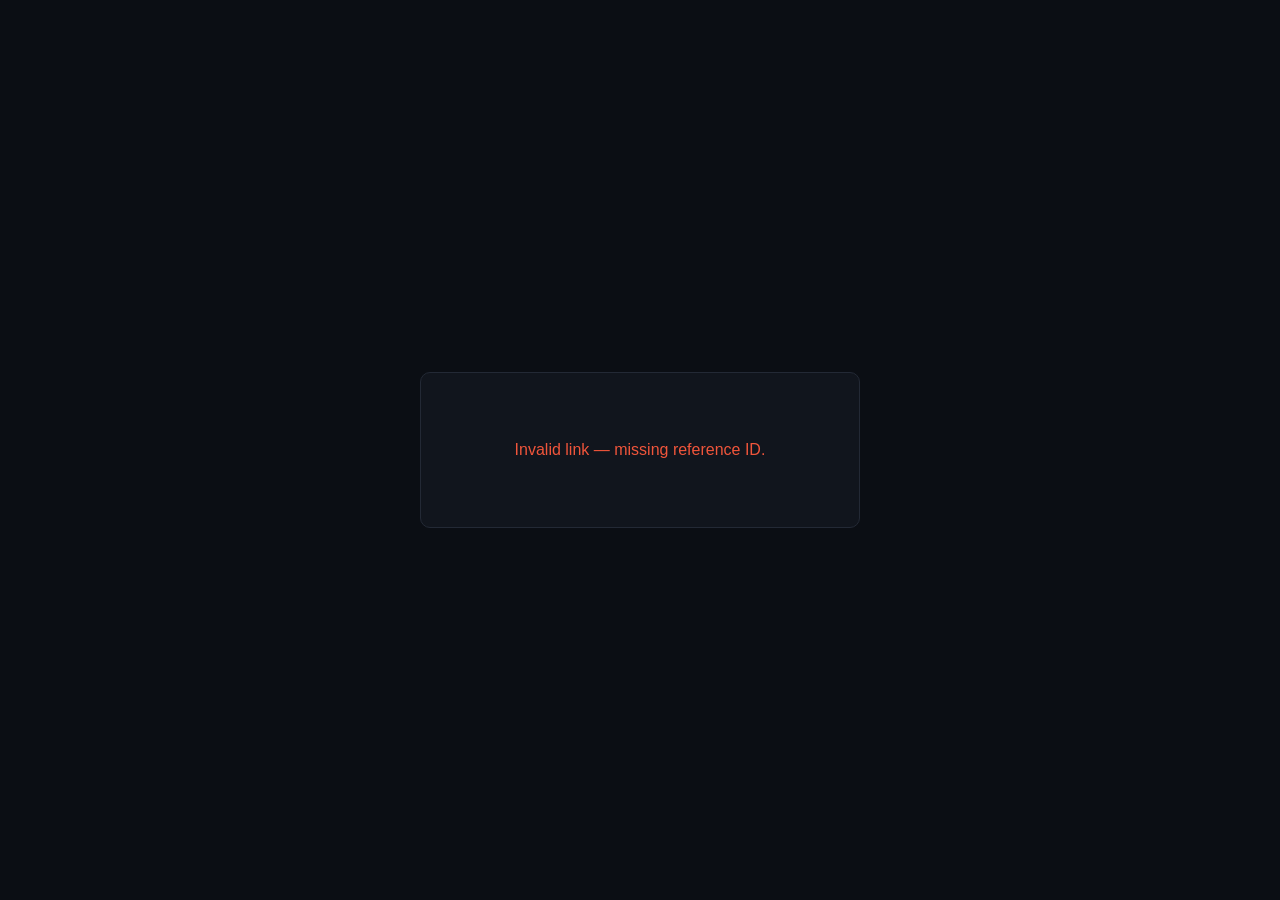
<file: QProcure/quote_form.html>
<!DOCTYPE html>
<html lang="en">
<head>
<meta charset="UTF-8">
<meta name="viewport" content="width=device-width, initial-scale=1.0">
<title>Submit your quote - Bharyat</title>
<style>
  :root {
    --bg: #0b0e14; --panel: #11151d; --panel-2: #161b26; --border: #232935;
    --text: #e8ebf0; --muted: #8890a0; --primary: #3b8ff0; --accent: #00e68a;
  }
  * { box-sizing: border-box; margin: 0; padding: 0; }
  body {
    background: var(--bg); color: var(--text);
    font-family: -apple-system, BlinkMacSystemFont, 'Segoe UI', Helvetica, Arial, sans-serif;
    display: flex; align-items: center; justify-content: center; min-height: 100vh; padding: 20px;
  }
  .card {
    background: var(--panel); border: 1px solid var(--border); border-radius: 10px;
    padding: 28px; width: 100%; max-width: 440px;
  }
  .brand { font-size: 15px; font-weight: 700; color: var(--muted); margin-bottom: 4px; }
  .title { font-size: 20px; font-weight: 700; margin-bottom: 6px; }
  .sub { font-size: 13px; color: var(--muted); margin-bottom: 20px; }
  table.lines { width: 100%; border-collapse: collapse; margin-bottom: 20px; font-size: 12px; }
  table.lines th, table.lines td { padding: 8px; text-align: left; border-bottom: 1px solid var(--border); color: var(--muted); }
  table.lines th { text-transform: uppercase; font-size: 10px; }
  label { display: block; font-size: 12px; color: var(--muted); margin: 14px 0 6px; }
  input, textarea {
    width: 100%; background: var(--panel-2); border: 1px solid var(--border); color: var(--text);
    padding: 10px 12px; border-radius: 6px; font-size: 14px; font-family: inherit;
  }
  button {
    width: 100%; margin-top: 20px; background: var(--primary); border: none; color: #fff;
    padding: 12px; border-radius: 6px; font-size: 14px; font-weight: 600; cursor: pointer;
  }
  button:hover { filter: brightness(1.1); }
  button:disabled { opacity: 0.5; cursor: not-allowed; }
  .msg { text-align: center; padding: 40px 10px; }
  .msg.success { color: var(--accent); }
  .msg.error { color: #f0553b; }
  .hidden { display: none; }
</style>
</head>
<body>

<div class="card" id="card">
  <div class="msg" id="loadingMsg">Loading RFQ details...</div>

  <div id="formWrap" class="hidden">
    <div class="brand">Bharyat Advanced Systems</div>
    <div class="title" id="rfqTitle">Submit your quote</div>
    <div class="sub" id="rfqSub"></div>

    <table class="lines" id="linesTable"></table>

    <label>Price (per unit)</label>
    <input type="number" step="0.01" id="price" placeholder="e.g. 42.50">

    <label>MOQ (minimum order quantity)</label>
    <input type="number" id="moq" placeholder="e.g. 500">

    <label>Lead time (weeks)</label>
    <input type="number" step="0.1" id="leadTime" placeholder="e.g. 3">

    <label>Condition</label>
    <select id="condition">
      <option value="">Select...</option>
      <option>New</option>
      <option>Refurbished</option>
      <option>Bulk</option>
      <option>Grade A pool</option>
      <option>Cool pool</option>
      <option>Data code</option>
    </select>

    <label>Warranty</label>
    <select id="warranty">
      <option value="">Select...</option>
      <option>Six months</option>
      <option>1 year</option>
      <option>2 years</option>
      <option>3 years</option>
      <option>5 years</option>
    </select>

    <label>Notes (optional)</label>
    <textarea id="notes" rows="2" placeholder="Any additional details"></textarea>

    <button onclick="submitQuote()" id="submitBtn">Submit quote</button>
  </div>

  <div class="msg hidden" id="successMsg">
    <div style="font-size:32px;">✓</div>
    <div style="margin-top:10px; font-weight:600;">Quote submitted</div>
    <div style="color:var(--muted); font-size:13px; margin-top:6px;">Thank you — we'll be in touch.</div>
  </div>

  <div class="msg hidden error" id="errorMsg"></div>
</div>

<script>
const API_BASE = "http://localhost:8002";
const params = new URLSearchParams(window.location.search);
const dispatchId = params.get("d");

async function loadForm() {
  if (!dispatchId) {
    showError("Invalid link — missing reference ID.");
    return;
  }
  try {
    const res = await fetch(`${API_BASE}/responses/form/${dispatchId}`);
    if (!res.ok) throw new Error();
    const data = await res.json();

    if (data.already_responded) {
      showError("A quote has already been submitted for this RFQ. Contact us if you need to update it.");
      return;
    }

    document.getElementById("rfqTitle").textContent = `RFQ ${data.rfq_number}`;
    document.getElementById("rfqSub").textContent = `Hi ${data.vendor_name}, please quote for the items below.`;

    const table = document.getElementById("linesTable");
    table.innerHTML = `
      <tr><th>Part</th><th>Qty</th><th>Target price</th></tr>
      ${data.lines.map(l => `<tr><td>${l.part_number}</td><td>${l.qty}</td><td>${l.target_price || "-"}</td></tr>`).join("")}
    `;

    document.getElementById("loadingMsg").classList.add("hidden");
    document.getElementById("formWrap").classList.remove("hidden");
  } catch (e) {
    showError("Could not load this RFQ. The link may have expired.");
  }
}

async function submitQuote() {
  const price = parseFloat(document.getElementById("price").value);
  const moq = parseInt(document.getElementById("moq").value);
  const leadTime = parseFloat(document.getElementById("leadTime").value);
  const condition = document.getElementById("condition").value;
  const warranty = document.getElementById("warranty").value;
  const notes = document.getElementById("notes").value;

  if (!price || !moq || !leadTime || !condition || !warranty) {
    alert("Please fill in price, MOQ, lead time, condition, and warranty.");
    return;
  }

  const btn = document.getElementById("submitBtn");
  btn.disabled = true;
  btn.textContent = "Submitting...";

  try {
    const res = await fetch(`${API_BASE}/responses/form/${dispatchId}`, {
      method: "POST",
      headers: { "Content-Type": "application/json" },
      body: JSON.stringify({ price, moq, lead_time_weeks: leadTime, condition, warranty, notes }),
    });
    console.log(res);
    if (!res.ok) throw new Error();

    document.getElementById("formWrap").classList.add("hidden");
    document.getElementById("successMsg").classList.remove("hidden");
  } catch (e) {
    btn.disabled = false;
    btn.textContent = "Submit quote";
    alert("Failed to submit. Please try again.");
  }
}

function showError(msg) {
  document.getElementById("loadingMsg").classList.add("hidden");
  const el = document.getElementById("errorMsg");
  el.textContent = msg;
  el.classList.remove("hidden");
}

loadForm();
</script>

</body>
</html>
</file>
